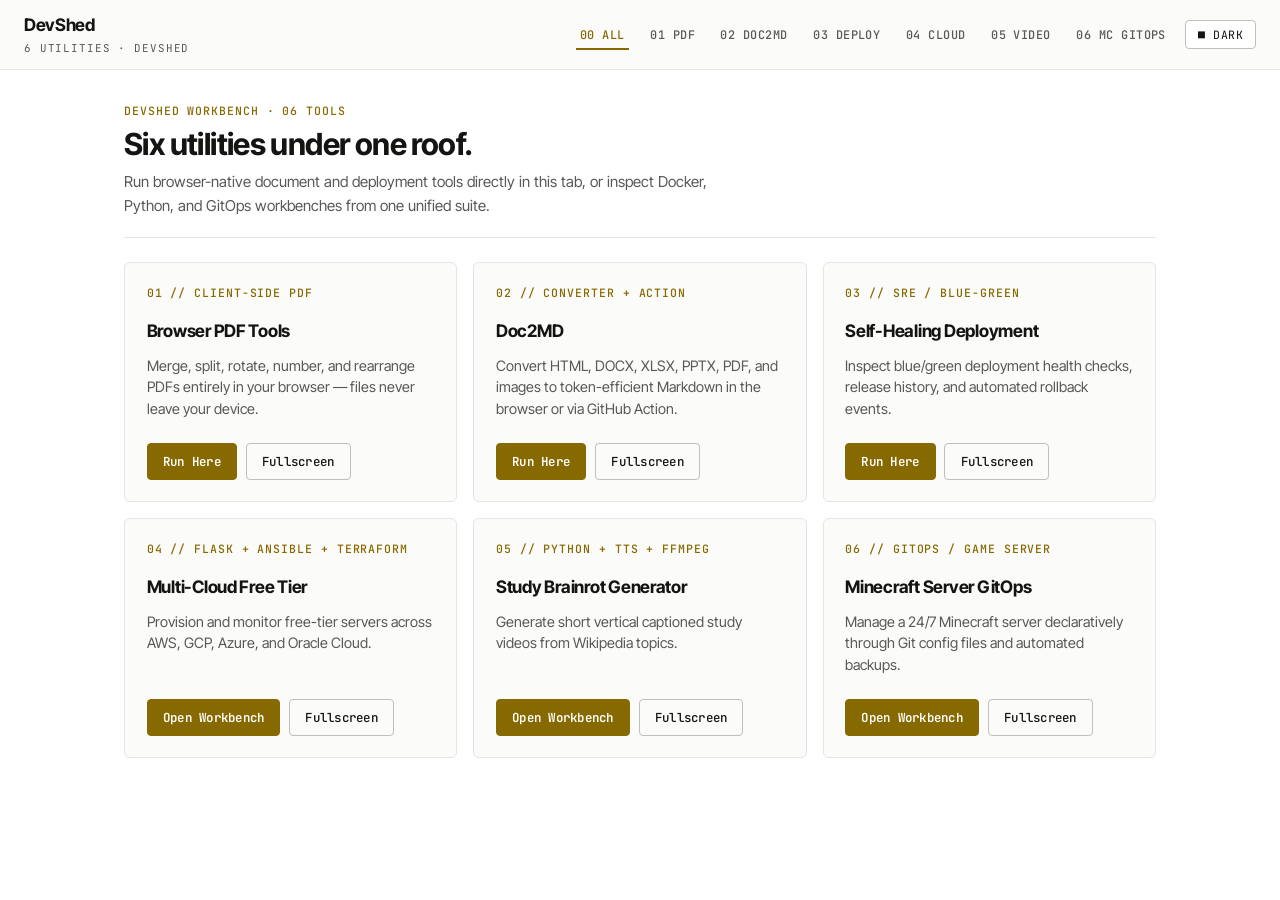
<file: index.html>
<!DOCTYPE html>
<html lang="en">
<head>
  <meta charset="UTF-8" />
  <meta name="viewport" content="width=device-width, initial-scale=1.0" />
  <meta name="color-scheme" content="light dark" />
  <script>try{document.querySelector('meta[name="color-scheme"]').content=localStorage.getItem("devshed-color-scheme")??"light dark";}catch(e){}</script>
  <title>DevShed — 6-in-1 Developer &amp; Ops Workbench</title>
  <link rel="icon" href="data:image/svg+xml,%3Csvg xmlns='http://www.w3.org/2000/svg' viewBox='0 0 100 100'%3E%3Ctext y='.9em' font-size='90'%3E%F0%9F%A7%B0%3C/text%3E%3C/svg%3E" />
  <link rel="stylesheet" href="./shared/devshed-theme.css" />
  <script src="./shared/devshed-theme.js"></script>
  <style>
    html, body { height: 100%; }
    body {
      min-height: 100dvh;
      display: flex;
      flex-direction: column;
    }

    .shell-header {
      padding: 0.75rem 1.5rem;
      border-bottom: 1px solid var(--c-rule);
      background: var(--c-panel);
      display: flex;
      align-items: center;
      justify-content: space-between;
      gap: 1rem;
      flex-shrink: 0;
    }

    .brand {
      display: flex;
      flex-direction: column;
      gap: 0.1rem;
      flex-shrink: 0;
    }
    .brand h1 {
      margin: 0;
      font-size: 1.08rem;
      font-weight: 700;
      letter-spacing: -0.02em;
    }
    .brand span {
      font-family: var(--font-mono);
      font-size: 0.68rem;
      letter-spacing: 0.08em;
      text-transform: uppercase;
      color: var(--c-mute);
    }

    .nav-controls {
      display: flex;
      align-items: center;
      gap: 0.5rem;
      min-width: 0;
      flex: 1;
      justify-content: flex-end;
    }

    .tabs {
      display: flex;
      align-items: center;
      gap: 0.15rem;
      overflow-x: auto;
      scroll-snap-type: inline proximity;
      scrollbar-width: none;
      max-width: 100%;
    }
    .tabs::-webkit-scrollbar { display: none; }

    .tab {
      position: relative;
      flex: none;
      scroll-snap-align: start;
      border: 0;
      background: transparent;
      color: var(--c-mute);
      padding: 0.48rem 0.72rem;
      cursor: pointer;
      font-family: var(--font-mono);
      font-size: 0.74rem;
      font-weight: 500;
      letter-spacing: 0.04em;
      text-transform: uppercase;
      white-space: nowrap;
      transition: color 140ms var(--ease-cx);
    }
    .tab:hover { color: var(--c-body); }
    .tab.active {
      color: var(--c-signal);
    }
    .tab.active::after {
      content: "";
      position: absolute;
      inset: auto 0.45rem 0;
      border-block-end: 2px solid var(--c-signal);
    }

    .theme-btn {
      flex-shrink: 0;
      border: 1px solid var(--c-rule-strong);
      background: var(--c-ground);
      color: var(--c-body);
      padding: 0.38rem 0.7rem;
      border-radius: var(--ds-radius-sm);
      cursor: pointer;
      font-family: var(--font-mono);
      font-size: 0.72rem;
      letter-spacing: 0.06em;
      text-transform: uppercase;
    }
    .theme-btn:hover { border-color: var(--c-body); }

    main { flex: 1; display: flex; flex-direction: column; min-height: 0; }

    .launcher-grid {
      display: grid;
      grid-template-columns: repeat(auto-fit, minmax(290px, 1fr));
      gap: 1rem;
    }

    .launcher-card {
      background: var(--c-panel);
      border: 1px solid var(--c-rule);
      border-radius: var(--ds-radius);
      padding: 1.3rem 1.35rem;
      display: flex;
      flex-direction: column;
      gap: 0.6rem;
      transition: border-color 140ms var(--ease-cx), transform 140ms var(--ease-cx);
    }
    .launcher-card:hover {
      border-color: var(--c-signal);
      transform: translateY(-1px);
    }
    .launcher-card h3 {
      margin: 0;
      font-size: 1.08rem;
      font-weight: 700;
      letter-spacing: -0.015em;
    }
    .launcher-card p.desc {
      margin: 0;
      color: var(--c-mute);
      font-size: 0.9rem;
      line-height: 1.5;
      flex: 1;
    }

    #workspace {
      display: none;
      flex: 1;
      flex-direction: column;
      min-height: 0;
    }
    #workspace.open { display: flex; }

    .workspace-bar {
      padding: 0.45rem 1.5rem;
      border-bottom: 1px solid var(--c-rule);
      display: flex;
      justify-content: space-between;
      align-items: center;
      gap: 0.75rem;
      background: var(--c-ground);
      flex-shrink: 0;
    }
    .workspace-bar span {
      font-family: var(--font-mono);
      font-size: 0.75rem;
      letter-spacing: 0.04em;
      text-transform: uppercase;
      color: var(--c-mute);
    }
    .workspace-bar .ds-btn { padding: 0.32rem 0.7rem; font-size: 0.72rem; }

    iframe {
      flex: 1;
      width: 100%;
      min-height: 0;
      border: 0;
      background: var(--c-ground);
    }

    @media (max-width: 720px) {
      .shell-header { flex-wrap: wrap; padding: 0.65rem 1rem; }
      .nav-controls { width: 100%; justify-content: space-between; }
      .workspace-bar { padding: 0.45rem 1rem; }
    }
  </style>
</head>
<body>
  <header class="shell-header">
    <div class="brand">
      <h1>DevShed</h1>
      <span>6 utilities · devshed</span>
    </div>
    <div class="nav-controls">
      <nav class="tabs" aria-label="DevShed tool navigation">
        <button type="button" class="tab active" data-tool="home" aria-current="page">00 All</button>
        <button type="button" class="tab" data-tool="pdf">01 PDF</button>
        <button type="button" class="tab" data-tool="doc2md">02 Doc2MD</button>
        <button type="button" class="tab" data-tool="deploy">03 Deploy</button>
        <button type="button" class="tab" data-tool="multicloud">04 Cloud</button>
        <button type="button" class="tab" data-tool="brainrot">05 Video</button>
        <button type="button" class="tab" data-tool="minecraft">06 MC GitOps</button>
      </nav>
      <button id="theme-toggle" class="theme-btn" type="button" aria-label="Toggle color theme">
        <span class="theme-opt-light">&#9632; Dark</span>
        <span class="theme-opt-dark">&#9633; Light</span>
      </button>
    </div>
  </header>

  <main>
    <section id="launcher" class="ds-page">
      <div class="ds-hero">
        <p class="ds-eyebrow">DevShed Workbench · 06 Tools</p>
        <h2 class="ds-title">Six utilities under one roof.</h2>
        <p class="ds-lede">Run browser-native document and deployment tools directly in this tab, or inspect Docker, Python, and GitOps workbenches from one unified suite.</p>
      </div>

      <div class="launcher-grid">
        <article class="launcher-card">
          <p class="ds-eyebrow">01 // Client-Side PDF</p>
          <h3>Browser PDF Tools</h3>
          <p class="desc">Merge, split, rotate, number, and rearrange PDFs entirely in your browser — files never leave your device.</p>
          <div class="ds-actions">
            <button type="button" class="ds-btn ds-btn-primary" data-launch="pdf">Run Here</button>
            <a class="ds-btn" href="./browser-pdf-tools/">Fullscreen</a>
          </div>
        </article>

        <article class="launcher-card">
          <p class="ds-eyebrow">02 // Converter + Action</p>
          <h3>Doc2MD</h3>
          <p class="desc">Convert HTML, DOCX, XLSX, PPTX, PDF, and images to token-efficient Markdown in the browser or via GitHub Action.</p>
          <div class="ds-actions">
            <button type="button" class="ds-btn ds-btn-primary" data-launch="doc2md">Run Here</button>
            <a class="ds-btn" href="./doc2md-action/site/">Fullscreen</a>
          </div>
        </article>

        <article class="launcher-card">
          <p class="ds-eyebrow">03 // SRE / Blue-Green</p>
          <h3>Self-Healing Deployment</h3>
          <p class="desc">Inspect blue/green deployment health checks, release history, and automated rollback events.</p>
          <div class="ds-actions">
            <button type="button" class="ds-btn ds-btn-primary" data-launch="deploy">Run Here</button>
            <a class="ds-btn" href="./self-healing-deployment/dashboard/">Fullscreen</a>
          </div>
        </article>

        <article class="launcher-card">
          <p class="ds-eyebrow">04 // Flask + Ansible + Terraform</p>
          <h3>Multi-Cloud Free Tier</h3>
          <p class="desc">Provision and monitor free-tier servers across AWS, GCP, Azure, and Oracle Cloud.</p>
          <div class="ds-actions">
            <button type="button" class="ds-btn ds-btn-primary" data-launch="multicloud">Open Workbench</button>
            <a class="ds-btn" href="./panels/multicloud.html">Fullscreen</a>
          </div>
        </article>

        <article class="launcher-card">
          <p class="ds-eyebrow">05 // Python + TTS + FFmpeg</p>
          <h3>Study Brainrot Generator</h3>
          <p class="desc">Generate short vertical captioned study videos from Wikipedia topics.</p>
          <div class="ds-actions">
            <button type="button" class="ds-btn ds-btn-primary" data-launch="brainrot">Open Workbench</button>
            <a class="ds-btn" href="./panels/brainrot.html">Fullscreen</a>
          </div>
        </article>

        <article class="launcher-card">
          <p class="ds-eyebrow">06 // GitOps / Game Server</p>
          <h3>Minecraft Server GitOps</h3>
          <p class="desc">Manage a 24/7 Minecraft server declaratively through Git config files and automated backups.</p>
          <div class="ds-actions">
            <button type="button" class="ds-btn ds-btn-primary" data-launch="minecraft">Open Workbench</button>
            <a class="ds-btn" href="./panels/minecraft.html">Fullscreen</a>
          </div>
        </article>
      </div>
    </section>

    <section id="workspace" aria-live="polite">
      <div class="workspace-bar">
        <span id="active-label">Running tool</span>
        <a id="fullscreen-link" class="ds-btn" href="./" target="_blank" rel="noopener">Open Fullscreen ↗</a>
      </div>
      <iframe id="tool-frame" title="Active DevShed Tool"></iframe>
    </section>
  </main>

  <script>
    const TOOLS = {
      pdf: { label: "01 // Browser PDF Tools", path: "./browser-pdf-tools/" },
      doc2md: { label: "02 // Doc2MD Converter", path: "./doc2md-action/site/" },
      deploy: { label: "03 // Self-Healing Deployment Dashboard", path: "./self-healing-deployment/dashboard/" },
      multicloud: { label: "04 // Multi-Cloud Free Tier Workbench", path: "./panels/multicloud.html" },
      brainrot: { label: "05 // Study Brainrot Generator Workbench", path: "./panels/brainrot.html" },
      minecraft: { label: "06 // Minecraft Server GitOps Workbench", path: "./panels/minecraft.html" }
    };

    const launcher = document.getElementById("launcher");
    const workspace = document.getElementById("workspace");
    const frame = document.getElementById("tool-frame");
    const activeLabel = document.getElementById("active-label");
    const fullscreenLink = document.getElementById("fullscreen-link");
    const tabs = document.querySelectorAll(".tab");

    document.getElementById("theme-toggle").addEventListener("click", () => {
      if (window.DevShedTheme) window.DevShedTheme.toggleTheme();
    });

    frame.addEventListener("load", () => {
      if (frame.contentWindow && window.DevShedTheme) {
        frame.contentWindow.postMessage({ type: "devshed-color-scheme", content: window.DevShedTheme.readStored() }, "*");
      }
    });

    function selectTool(key) {
      tabs.forEach(t => {
        const active = t.dataset.tool === key;
        t.classList.toggle("active", active);
        if (active) t.setAttribute("aria-current", "page");
        else t.removeAttribute("aria-current");
        if (active) t.scrollIntoView({ block: "nearest", inline: "nearest" });
      });
      if (key === "home" || !TOOLS[key]) {
        workspace.classList.remove("open");
        launcher.style.display = "block";
        frame.src = "about:blank";
        history.replaceState(null, "", "#");
        return;
      }
      const tool = TOOLS[key];
      launcher.style.display = "none";
      workspace.classList.add("open");
      activeLabel.textContent = tool.label;
      fullscreenLink.href = tool.path;
      frame.src = tool.path;
      history.replaceState(null, "", "#" + key);
    }

    tabs.forEach(t => t.addEventListener("click", () => selectTool(t.dataset.tool)));
    document.querySelectorAll("[data-launch]").forEach(b => b.addEventListener("click", () => selectTool(b.dataset.launch)));

    const initial = location.hash.replace("#", "");
    if (TOOLS[initial]) selectTool(initial);
  </script>
</body>
</html>
</file>
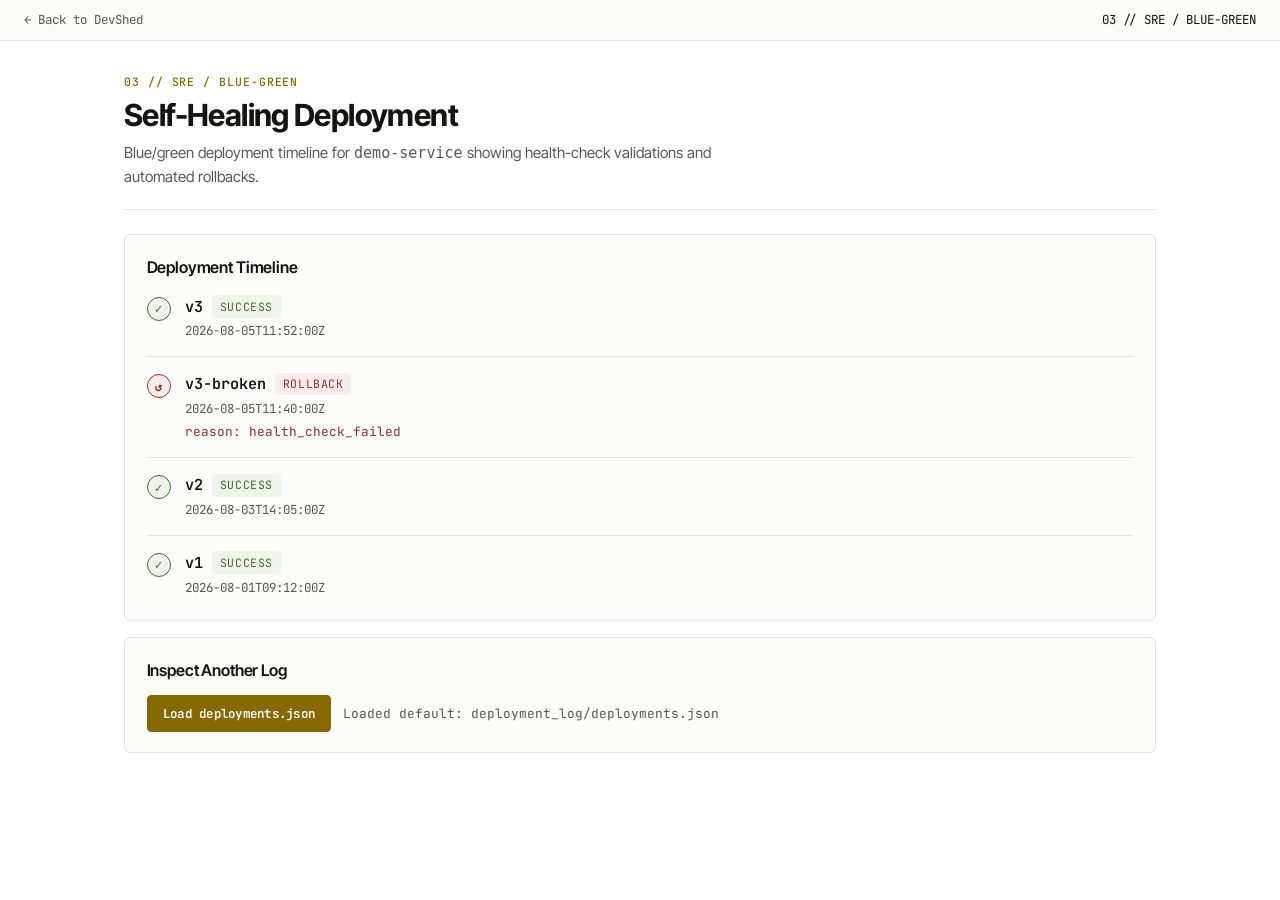
<file: self-healing-deployment/dashboard/index.html>
<!DOCTYPE html>
<html lang="en">
<head>
<meta charset="UTF-8" />
<meta name="viewport" content="width=device-width, initial-scale=1.0" />
<meta name="color-scheme" content="light dark" />
<script>try{document.querySelector('meta[name="color-scheme"]').content=localStorage.getItem("devshed-color-scheme")??"light dark";}catch(e){}</script>
<meta name="description" content="Deployment history and health status dashboard for demo-service self-healing pipeline." />
<title>Deployment History — DevShed</title>
<link rel="icon" href="data:," />
<link rel="stylesheet" href="../../shared/devshed-theme.css" />
<script src="../../shared/devshed-theme.js"></script>
<style>
  .event {
    display: flex;
    gap: 0.9rem;
    padding: 0.95rem 0;
    border-top: 1px solid var(--c-rule);
    align-items: flex-start;
  }
  .event:first-child { border-top: 0; padding-top: 0.2rem; }
  .event:last-child { padding-bottom: 0.2rem; }
  .status-icon {
    width: 24px;
    height: 24px;
    border-radius: 50%;
    display: inline-flex;
    align-items: center;
    justify-content: center;
    font-family: var(--font-mono);
    font-size: 0.78rem;
    font-weight: 700;
    flex-shrink: 0;
    margin-top: 2px;
  }
  .success .status-icon { background: var(--c-probe-wash); color: var(--c-probe); border: 1px solid var(--c-probe); }
  .rollback .status-icon, .failed .status-icon { background: var(--c-alarm-wash); color: var(--c-alarm); border: 1px solid var(--c-alarm); }
  .head-row { display: flex; align-items: center; gap: 0.55rem; flex-wrap: wrap; }
  .version { font-weight: 600; font-family: var(--font-mono); font-size: 0.95rem; }
  .badge {
    font-family: var(--font-mono);
    font-size: 0.72rem;
    text-transform: uppercase;
    letter-spacing: 0.05em;
    padding: 0.15rem 0.5rem;
    border-radius: var(--ds-radius-sm);
  }
  .success .badge { background: var(--c-probe-wash); color: var(--c-probe); }
  .rollback .badge, .failed .badge { background: var(--c-alarm-wash); color: var(--c-alarm); }
  .meta { font-family: var(--font-mono); font-size: 0.78rem; color: var(--c-mute); margin-top: 0.2rem; }
  .reason { font-family: var(--font-mono); color: var(--c-alarm); font-size: 0.8rem; margin-top: 0.25rem; }
  #empty { color: var(--c-mute); padding: 0.5rem 0; }
  .upload-row { display: flex; align-items: center; gap: 0.75rem; flex-wrap: wrap; margin-top: 0.5rem; }
  .file-name { font-family: var(--font-mono); font-size: 0.8rem; color: var(--c-mute); }
  .visually-hidden { position: absolute; width: 1px; height: 1px; padding: 0; margin: -1px; overflow: hidden; clip: rect(0,0,0,0); border: 0; }
</style>
</head>
<body>
<div class="ds-standalone-bar ds-standalone-only">
  <a href="../../#deploy">&larr; Back to DevShed</a>
  <span>03 // SRE / BLUE-GREEN</span>
</div>

<main class="ds-page">
  <div class="ds-hero">
    <p class="ds-eyebrow">03 // SRE / Blue-Green</p>
    <h1 class="ds-title">Self-Healing Deployment</h1>
    <p class="ds-lede">Blue/green deployment timeline for <code>demo-service</code> showing health-check validations and automated rollbacks.</p>
  </div>

  <section class="ds-card">
    <h2>Deployment Timeline</h2>
    <div id="events"></div>
    <div id="empty" style="display:none;">No <code>deployment_log/deployments.json</code> loaded yet — run a deploy or chaos test, then load a log file below.</div>
  </section>

  <section class="ds-card">
    <h2>Inspect Another Log</h2>
    <div class="upload-row">
      <label for="fileInput" class="ds-btn ds-btn-primary">Load deployments.json</label>
      <input type="file" id="fileInput" class="visually-hidden" accept="application/json" />
      <span id="fileName" class="file-name">Loaded default: deployment_log/deployments.json</span>
    </div>
  </section>
</main>

<script>
const ICONS = { success: "✓", rollback: "↺", failed: "✕" };

function render(events) {
  const container = document.getElementById("events");
  const empty = document.getElementById("empty");
  container.innerHTML = "";
  if (!events || events.length === 0) {
    empty.style.display = "block";
    return;
  }
  empty.style.display = "none";
  events.slice().reverse().forEach(e => {
    const status = e.status || "unknown";
    const div = document.createElement("div");
    div.className = "event " + status;

    const icon = document.createElement("div");
    icon.className = "status-icon";
    icon.setAttribute("aria-hidden", "true");
    icon.textContent = ICONS[status] || "•";

    const body = document.createElement("div");
    const head = document.createElement("div");
    head.className = "head-row";

    const version = document.createElement("span");
    version.className = "version";
    version.textContent = e.version || "(unknown)";

    const badge = document.createElement("span");
    badge.className = "badge";
    badge.textContent = status;
    head.append(version, badge);

    const meta = document.createElement("div");
    meta.className = "meta";
    meta.textContent = e.timestamp || "";

    body.append(head, meta);

    if (e.reason) {
      const reason = document.createElement("div");
      reason.className = "reason";
      reason.textContent = "reason: " + e.reason;
      body.appendChild(reason);
    }

    div.append(icon, body);
    container.appendChild(div);
  });
}

fetch("../deployment_log/deployments.json")
  .then(r => r.ok ? r.json() : Promise.reject())
  .then(render)
  .catch(() => render([]));

document.getElementById("fileInput").addEventListener("change", (ev) => {
  const file = ev.target.files[0];
  if (!file) return;
  document.getElementById("fileName").textContent = "Loaded: " + file.name;
  const reader = new FileReader();
  reader.onload = () => {
    try {
      render(JSON.parse(reader.result));
    } catch (err) {
      render([]);
      document.getElementById("empty").textContent =
        "Could not parse that file as JSON: " + err.message;
    }
  };
  reader.readAsText(file);
});
</script>
</body>
</html>
</file>
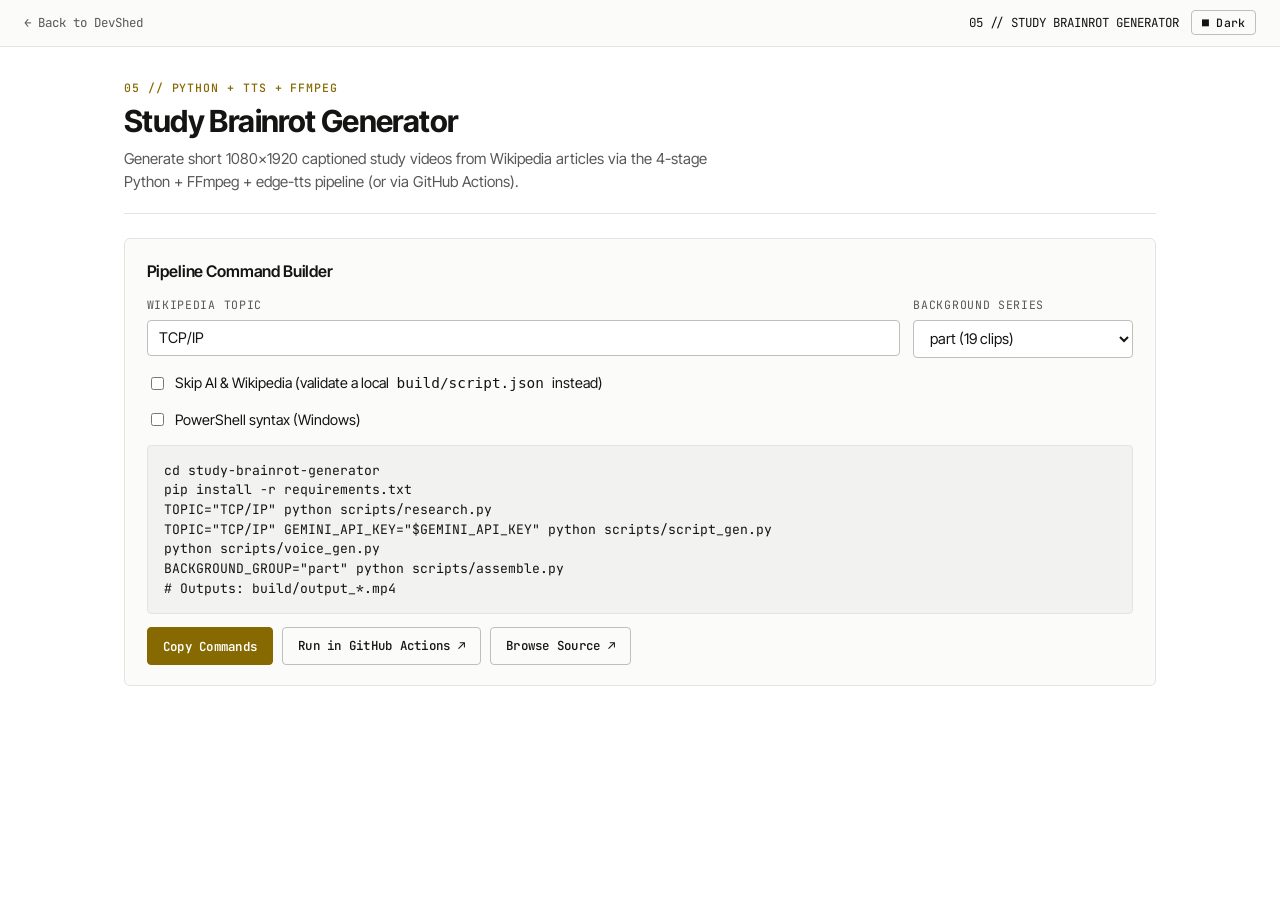
<file: panels/brainrot.html>
<!DOCTYPE html>
<html lang="en">
<head>
  <meta charset="UTF-8" />
  <meta name="viewport" content="width=device-width, initial-scale=1.0" />
  <meta name="color-scheme" content="light dark" />
  <script>try{document.querySelector('meta[name="color-scheme"]').content=localStorage.getItem("devshed-color-scheme")??"light dark";}catch(e){}</script>
  <title>Study Brainrot Generator — DevShed</title>
  <link rel="icon" href="data:," />
  <link rel="stylesheet" href="../shared/devshed-theme.css" />
  <script src="../shared/devshed-theme.js"></script>
  <style>
    .form-grid {
      display: grid;
      grid-template-columns: 1fr 220px;
      gap: 0.85rem;
      margin-bottom: 0.85rem;
    }
    @media (max-width: 600px) { .form-grid { grid-template-columns: 1fr; } }
    .check-row {
      display: flex;
      align-items: center;
      gap: 0.5rem;
      font-size: 0.9rem;
      color: var(--c-body);
      margin-bottom: 0.9rem;
      cursor: pointer;
    }
  </style>
</head>
<body>
  <div class="ds-standalone-bar ds-standalone-only">
    <a href="../#brainrot">&larr; Back to DevShed</a>
    <div style="display:flex;align-items:center;gap:0.75rem">
      <span>05 // STUDY BRAINROT GENERATOR</span>
      <button id="theme-toggle" class="ds-btn" type="button" aria-label="Toggle color theme" style="padding:0.25rem 0.6rem;font-size:0.72rem">
        <span class="theme-opt-light">&#9632; Dark</span>
        <span class="theme-opt-dark">&#9633; Light</span>
      </button>
    </div>
  </div>

  <main class="ds-page">
    <div class="ds-hero">
      <p class="ds-eyebrow">05 // Python + TTS + FFmpeg</p>
      <h1 class="ds-title">Study Brainrot Generator</h1>
      <p class="ds-lede">Generate short 1080×1920 captioned study videos from Wikipedia articles via the 4-stage Python + FFmpeg + edge-tts pipeline (or via GitHub Actions).</p>
    </div>

    <section class="ds-card">
      <h2>Pipeline Command Builder</h2>
      <div class="form-grid">
        <div>
          <label class="ds-label" for="topic">Wikipedia Topic</label>
          <input id="topic" class="ds-input" type="text" value="TCP/IP" placeholder="Enter any topic..." />
        </div>
        <div>
          <label class="ds-label" for="bg">Background Series</label>
          <select id="bg" class="ds-select">
            <option value="part" selected>part (19 clips)</option>
            <option value="partty">partty (8 clips)</option>
            <option value="1">1 (standalone)</option>
            <option value="2">2 (standalone)</option>
            <option value="5">5 (standalone)</option>
            <option value="6">6 (standalone)</option>
          </select>
        </div>
      </div>

      <label class="check-row">
        <input id="manual" type="checkbox" />
        Skip AI &amp; Wikipedia (validate a local <code>build/script.json</code> instead)
      </label>
      <label class="check-row">
        <input id="pwsh" type="checkbox" />
        PowerShell syntax (Windows)
      </label>

      <pre id="cmd" class="ds-pre"></pre>

      <div class="ds-actions">
        <button id="copy-btn" class="ds-btn ds-btn-primary" type="button">Copy Commands</button>
        <a class="ds-btn" href="https://github.com/Srinivasan-78/devshed/actions/workflows/generate-study-video.yml" target="_blank" rel="noopener">Run in GitHub Actions ↗</a>
        <a class="ds-btn" href="https://github.com/Srinivasan-78/devshed/tree/main/study-brainrot-generator" target="_blank" rel="noopener">Browse Source ↗</a>
      </div>
    </section>
  </main>

  <script>
    document.getElementById("theme-toggle")?.addEventListener("click", () => {
      if (window.DevShedTheme) window.DevShedTheme.toggleTheme();
    });
    const topic = document.getElementById("topic");
    const bg = document.getElementById("bg");
    const manual = document.getElementById("manual");
    const pwsh = document.getElementById("pwsh");
    const cmd = document.getElementById("cmd");
    const copyBtn = document.getElementById("copy-btn");

    function update() {
      const t = (topic.value || "TCP/IP").replace(/\\/g, "\\\\").replace(/"/g, '\\"');
      const g = bg.value;
      const lines = [
        "cd study-brainrot-generator",
        "pip install -r requirements.txt",
      ];
      if (pwsh.checked) {
        lines.push(`$env:TOPIC = "${t}"`);
        if (manual.checked) {
          lines.push("python scripts/script_gen.py --check");
        } else {
          lines.push("python scripts/research.py");
          lines.push("python scripts/script_gen.py");
        }
        lines.push("python scripts/voice_gen.py");
        lines.push(`$env:BACKGROUND_GROUP = "${g}"; python scripts/assemble.py`);
      } else {
        if (manual.checked) {
          lines.push(`TOPIC="${t}" python scripts/script_gen.py --check`);
        } else {
          lines.push(`TOPIC="${t}" python scripts/research.py`);
          lines.push(`TOPIC="${t}" GEMINI_API_KEY="$GEMINI_API_KEY" python scripts/script_gen.py`);
        }
        lines.push("python scripts/voice_gen.py");
        lines.push(`BACKGROUND_GROUP="${g}" python scripts/assemble.py`);
      }
      lines.push("# Outputs: build/output_*.mp4");
      cmd.textContent = lines.join("\n");
    }

    topic.addEventListener("input", update);
    bg.addEventListener("change", update);
    manual.addEventListener("change", update);
    pwsh.addEventListener("change", update);
    update();

    copyBtn.addEventListener("click", async () => {
      try {
        await navigator.clipboard.writeText(cmd.textContent);
        copyBtn.textContent = "Copied!";
        setTimeout(() => (copyBtn.textContent = "Copy Commands"), 1500);
      } catch (e) {}
    });
  </script>
</body>
</html>
</file>
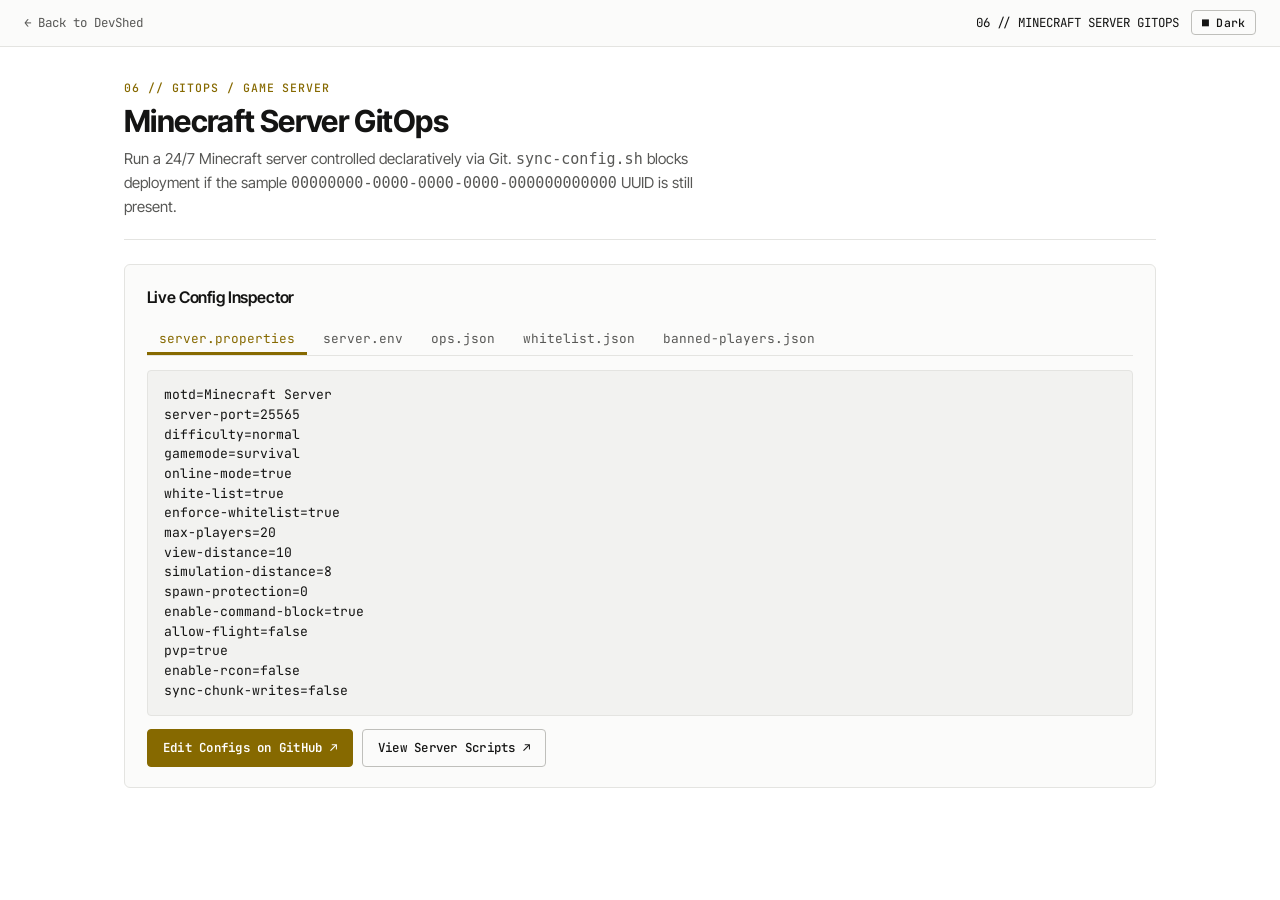
<file: panels/minecraft.html>
<!DOCTYPE html>
<html lang="en">
<head>
  <meta charset="UTF-8" />
  <meta name="viewport" content="width=device-width, initial-scale=1.0" />
  <meta name="color-scheme" content="light dark" />
  <script>try{document.querySelector('meta[name="color-scheme"]').content=localStorage.getItem("devshed-color-scheme")??"light dark";}catch(e){}</script>
  <title>Minecraft Server GitOps — DevShed</title>
  <link rel="icon" href="data:," />
  <link rel="stylesheet" href="../shared/devshed-theme.css" />
  <script src="../shared/devshed-theme.js"></script>
  <style>
    .file-tabs {
      display: flex;
      gap: 0.25rem;
      overflow-x: auto;
      border-bottom: 1px solid var(--c-rule);
      margin-bottom: 0.9rem;
      scrollbar-width: none;
    }
    .file-tabs::-webkit-scrollbar { display: none; }
    .ftab {
      position: relative;
      flex: none;
      border: 0;
      background: transparent;
      color: var(--c-mute);
      padding: 0.5rem 0.75rem;
      cursor: pointer;
      font-family: var(--font-mono);
      font-size: 0.8rem;
      white-space: nowrap;
    }
    .ftab:hover { color: var(--c-body); }
    .ftab[aria-selected="true"] {
      color: var(--c-signal);
    }
    .ftab[aria-selected="true"]::after {
      content: "";
      position: absolute;
      inset: auto 0 0;
      border-block-end: 3px solid var(--c-signal);
    }
    #props { max-height: 360px; }
  </style>
</head>
<body>
  <div class="ds-standalone-bar ds-standalone-only">
    <a href="../#minecraft">&larr; Back to DevShed</a>
    <div style="display:flex;align-items:center;gap:0.75rem">
      <span>06 // MINECRAFT SERVER GITOPS</span>
      <button id="theme-toggle" class="ds-btn" type="button" aria-label="Toggle color theme" style="padding:0.25rem 0.6rem;font-size:0.72rem">
        <span class="theme-opt-light">&#9632; Dark</span>
        <span class="theme-opt-dark">&#9633; Light</span>
      </button>
    </div>
  </div>

  <main class="ds-page">
    <div class="ds-hero">
      <p class="ds-eyebrow">06 // GitOps / Game Server</p>
      <h1 class="ds-title">Minecraft Server GitOps</h1>
      <p class="ds-lede">Run a 24/7 Minecraft server controlled declaratively via Git. <code>sync-config.sh</code> blocks deployment if the sample <code>00000000-0000-0000-0000-000000000000</code> UUID is still present.</p>
    </div>

    <section class="ds-card">
      <h2>Live Config Inspector</h2>
      <div class="file-tabs" role="tablist" aria-label="Minecraft configuration files">
        <button type="button" role="tab" class="ftab" data-file="server.properties" aria-selected="true" tabindex="0">server.properties</button>
        <button type="button" role="tab" class="ftab" data-file="server.env" aria-selected="false" tabindex="-1">server.env</button>
        <button type="button" role="tab" class="ftab" data-file="ops.json" aria-selected="false" tabindex="-1">ops.json</button>
        <button type="button" role="tab" class="ftab" data-file="whitelist.json" aria-selected="false" tabindex="-1">whitelist.json</button>
        <button type="button" role="tab" class="ftab" data-file="banned-players.json" aria-selected="false" tabindex="-1">banned-players.json</button>
      </div>
      <div role="tabpanel" id="config-panel" aria-label="Selected configuration file" tabindex="0">
        <p id="uuid-warn" style="display:none;margin:0 0 0.6rem;color:var(--c-alarm);font-family:var(--font-mono);font-size:0.8rem">⚠ Placeholder UUID 00000000-0000-0000-0000-000000000000 detected — sync-config.sh will block deploy until replaced.</p>
        <pre id="props" class="ds-pre">Loading server.properties...</pre>
      </div>
      <div class="ds-actions">
        <a class="ds-btn ds-btn-primary" href="https://github.com/Srinivasan-78/devshed/tree/main/minecraft-server-gitops/config" target="_blank" rel="noopener">Edit Configs on GitHub ↗</a>
        <a class="ds-btn" href="https://github.com/Srinivasan-78/devshed/tree/main/minecraft-server-gitops/scripts" target="_blank" rel="noopener">View Server Scripts ↗</a>
      </div>
    </section>
  </main>

  <script>
    document.getElementById("theme-toggle")?.addEventListener("click", () => {
      if (window.DevShedTheme) window.DevShedTheme.toggleTheme();
    });
    const propsEl = document.getElementById("props");
    const uuidWarn = document.getElementById("uuid-warn");
    const tablist = document.querySelector('[role="tablist"]');
    const tabs = Array.from(document.querySelectorAll('[role="tab"]'));

    async function loadConfig(filename) {
      tabs.forEach(t => {
        const selected = t.dataset.file === filename;
        t.setAttribute("aria-selected", String(selected));
        t.tabIndex = selected ? 0 : -1;
      });
      propsEl.textContent = `Loading ${filename}...`;
      uuidWarn.style.display = "none";
      try {
        const res = await fetch(`../minecraft-server-gitops/config/${filename}`);
        if (!res.ok) throw new Error(`HTTP ${res.status}`);
        const text = await res.text();
        propsEl.textContent = text;
        if (text.includes("00000000-0000-0000-0000-000000000000")) {
          uuidWarn.style.display = "block";
        }
      } catch (err) {
        propsEl.textContent = `Unable to load config/${filename} (${err.message}).`;
      }
    }

    tabs.forEach(t => t.addEventListener("click", () => loadConfig(t.dataset.file)));
    tablist.addEventListener("keydown", (e) => {
      const idx = tabs.indexOf(document.activeElement);
      if (idx === -1) return;
      let next = null;
      if (e.key === "ArrowRight") next = tabs[(idx + 1) % tabs.length];
      else if (e.key === "ArrowLeft") next = tabs[(idx - 1 + tabs.length) % tabs.length];
      else if (e.key === "Home") next = tabs[0];
      else if (e.key === "End") next = tabs[tabs.length - 1];
      if (next) {
        e.preventDefault();
        next.focus();
        loadConfig(next.dataset.file);
      }
    });

    loadConfig("server.properties");
  </script>
</body>
</html>
</file>
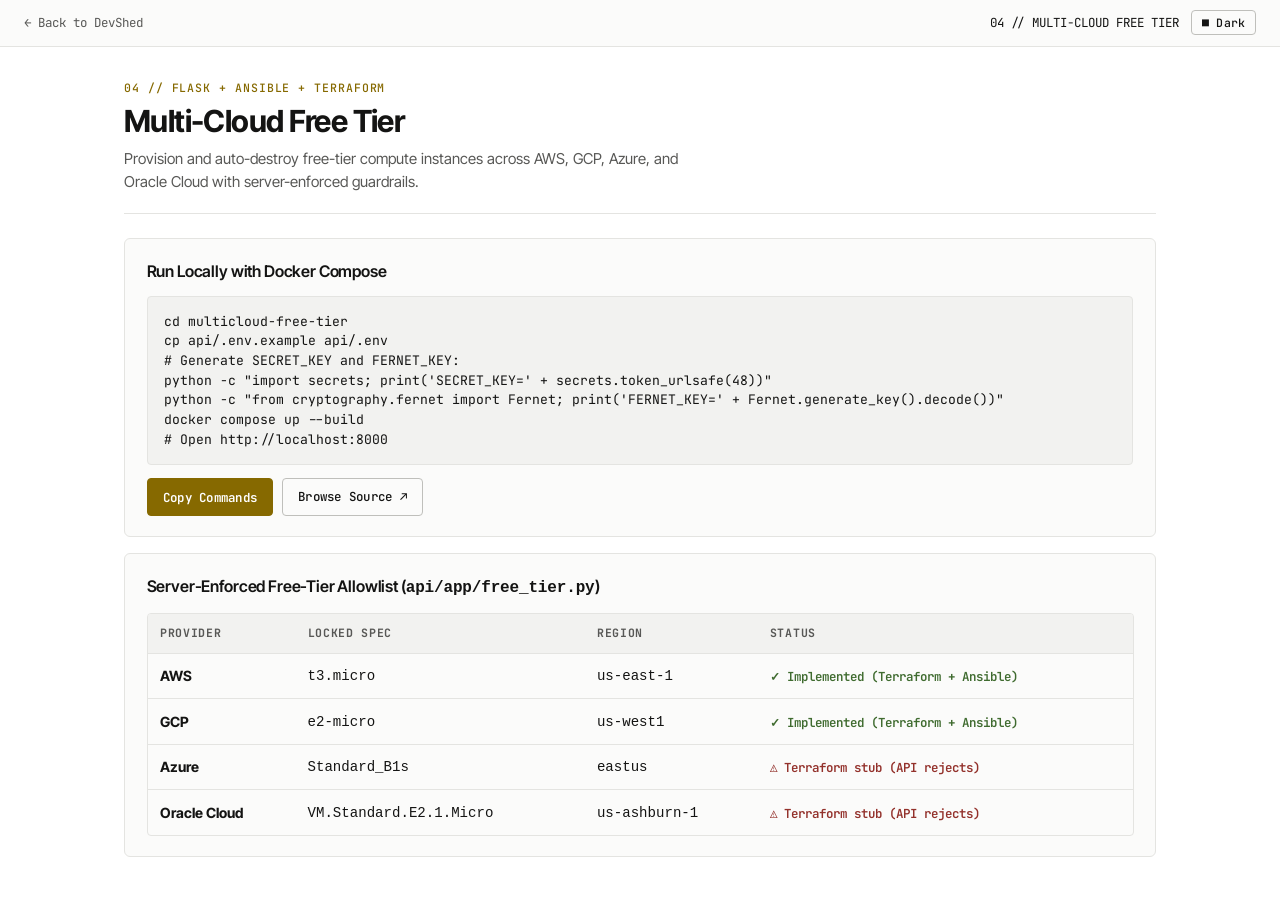
<file: panels/multicloud.html>
<!DOCTYPE html>
<html lang="en">
<head>
  <meta charset="UTF-8" />
  <meta name="viewport" content="width=device-width, initial-scale=1.0" />
  <meta name="color-scheme" content="light dark" />
  <script>try{document.querySelector('meta[name="color-scheme"]').content=localStorage.getItem("devshed-color-scheme")??"light dark";}catch(e){}</script>
  <title>Multi-Cloud Free Tier — DevShed</title>
  <link rel="icon" href="data:," />
  <link rel="stylesheet" href="../shared/devshed-theme.css" />
  <script src="../shared/devshed-theme.js"></script>
  <style>
    .stub { color: var(--c-alarm); font-family: var(--font-mono); font-size: 0.78rem; font-weight: 600; }
    .impl { color: var(--c-probe); font-family: var(--font-mono); font-size: 0.78rem; font-weight: 600; }
    @container (width < 560px) {
      table, thead, tbody, tr, th, td { display: block; }
      thead { display: none; }
      tbody tr { border-bottom: 1px solid var(--c-rule); padding: 0.5rem 0; }
      tbody th, tbody td { border-bottom: 0; padding: 0.25rem 0.75rem; }
      tbody th { font-family: var(--font-mono); color: var(--c-signal); }
    }
  </style>
</head>
<body>
  <div class="ds-standalone-bar ds-standalone-only">
    <a href="../#multicloud">&larr; Back to DevShed</a>
    <div style="display:flex;align-items:center;gap:0.75rem">
      <span>04 // MULTI-CLOUD FREE TIER</span>
      <button id="theme-toggle" class="ds-btn" type="button" aria-label="Toggle color theme" style="padding:0.25rem 0.6rem;font-size:0.72rem">
        <span class="theme-opt-light">&#9632; Dark</span>
        <span class="theme-opt-dark">&#9633; Light</span>
      </button>
    </div>
  </div>

  <main class="ds-page">
    <div class="ds-hero">
      <p class="ds-eyebrow">04 // Flask + Ansible + Terraform</p>
      <h1 class="ds-title">Multi-Cloud Free Tier</h1>
      <p class="ds-lede">Provision and auto-destroy free-tier compute instances across AWS, GCP, Azure, and Oracle Cloud with server-enforced guardrails.</p>
    </div>

    <section class="ds-card">
      <h2>Run Locally with Docker Compose</h2>
      <pre id="compose-cmd" class="ds-pre">cd multicloud-free-tier
cp api/.env.example api/.env
# Generate SECRET_KEY and FERNET_KEY:
python -c "import secrets; print('SECRET_KEY=' + secrets.token_urlsafe(48))"
python -c "from cryptography.fernet import Fernet; print('FERNET_KEY=' + Fernet.generate_key().decode())"
docker compose up --build
# Open http://localhost:8000</pre>
      <div class="ds-actions">
        <button id="copy-btn" class="ds-btn ds-btn-primary" type="button">Copy Commands</button>
        <a class="ds-btn" href="https://github.com/Srinivasan-78/devshed/tree/main/multicloud-free-tier" target="_blank" rel="noopener">Browse Source ↗</a>
      </div>
    </section>

    <section class="ds-card">
      <h2>Server-Enforced Free-Tier Allowlist (<code>api/app/free_tier.py</code>)</h2>
      <div class="table-wrapper" tabindex="0" role="region" aria-label="Supported free-tier cloud specs">
        <table>
          <thead>
            <tr><th>Provider</th><th>Locked Spec</th><th>Region</th><th>Status</th></tr>
          </thead>
          <tbody>
            <tr><th scope="row">AWS</th><td><code>t3.micro</code></td><td><code>us-east-1</code></td><td><span class="impl">✓ Implemented (Terraform + Ansible)</span></td></tr>
            <tr><th scope="row">GCP</th><td><code>e2-micro</code></td><td><code>us-west1</code></td><td><span class="impl">✓ Implemented (Terraform + Ansible)</span></td></tr>
            <tr><th scope="row">Azure</th><td><code>Standard_B1s</code></td><td><code>eastus</code></td><td><span class="stub">⚠ Terraform stub (API rejects)</span></td></tr>
            <tr><th scope="row">Oracle Cloud</th><td><code>VM.Standard.E2.1.Micro</code></td><td><code>us-ashburn-1</code></td><td><span class="stub">⚠ Terraform stub (API rejects)</span></td></tr>
          </tbody>
        </table>
      </div>
    </section>
  </main>

  <script>
    document.getElementById("theme-toggle")?.addEventListener("click", () => {
      if (window.DevShedTheme) window.DevShedTheme.toggleTheme();
    });
    const copyBtn = document.getElementById("copy-btn");
    copyBtn.addEventListener("click", async () => {
      const text = document.getElementById("compose-cmd").textContent;
      try {
        await navigator.clipboard.writeText(text);
        copyBtn.textContent = "Copied!";
        setTimeout(() => (copyBtn.textContent = "Copy Commands"), 1500);
      } catch (e) {}
    });
  </script>
</body>
</html>
</file>
<file: shared/devshed-theme.css>
/* ==========================================================================
   DevShed Unified Design System
   Shared across index.html, all 3 browser tools, and all 3 workbenches.
   ========================================================================== */

@import url("https://fonts.googleapis.com/css2?family=Inter+Tight:wght@400;500;600;700&family=JetBrains+Mono:wght@400;500;600&display=swap");

:root {
  color-scheme: light dark;

  --font-sans: "Inter Tight", "Inter", ui-sans-serif, system-ui, -apple-system, sans-serif;
  --font-mono: "JetBrains Mono", ui-monospace, "SFMono-Regular", Menlo, Consolas, monospace;

  --c-ground-light: #ffffff;
  --c-panel-light: #fbfbfa;
  --c-panel-2-light: #f2f2f0;
  --c-rule-light: #e4e4e1;
  --c-rule-strong-light: #bfbfbb;
  --c-body-light: #141413;
  --c-mute-light: #585856;
  --c-signal-light: #866900;
  --c-signal-ink-light: #ffffff;
  --c-signal-wash-light: #faf6e8;
  --c-probe-light: #3f6b2f;
  --c-probe-wash-light: #edf5eb;
  --c-alarm-light: #93312b;
  --c-alarm-wash-light: #faecea;

  --c-ground-dark: #0b0b0b;
  --c-panel-dark: #131313;
  --c-panel-2-dark: #1b1b1b;
  --c-rule-dark: #272726;
  --c-rule-strong-dark: #3d3d3b;
  --c-body-dark: #d8d8d4;
  --c-mute-dark: #8f8f8a;
  --c-signal-dark: #f5c518;
  --c-signal-ink-dark: #0b0b0b;
  --c-signal-wash-dark: #19150a;
  --c-probe-dark: #8cc98a;
  --c-probe-wash-dark: #132313;
  --c-alarm-dark: #e0756c;
  --c-alarm-wash-dark: #2a1413;

  --c-ground: var(--c-ground-light);
  --c-panel: var(--c-panel-light);
  --c-panel-2: var(--c-panel-2-light);
  --c-rule: var(--c-rule-light);
  --c-rule-strong: var(--c-rule-strong-light);
  --c-body: var(--c-body-light);
  --c-mute: var(--c-mute-light);
  --c-signal: var(--c-signal-light);
  --c-signal-ink: var(--c-signal-ink-light);
  --c-signal-wash: var(--c-signal-wash-light);
  --c-probe: var(--c-probe-light);
  --c-probe-wash: var(--c-probe-wash-light);
  --c-alarm: var(--c-alarm-light);
  --c-alarm-wash: var(--c-alarm-wash-light);

  --ds-radius: 6px;
  --ds-radius-sm: 4px;
  --ds-max: 1080px;
  --ease-cx: cubic-bezier(0.2, 0.6, 0.2, 1);
}

@media (prefers-color-scheme: dark) {
  :root {
    --c-ground: var(--c-ground-dark);
    --c-panel: var(--c-panel-dark);
    --c-panel-2: var(--c-panel-2-dark);
    --c-rule: var(--c-rule-dark);
    --c-rule-strong: var(--c-rule-strong-dark);
    --c-body: var(--c-body-dark);
    --c-mute: var(--c-mute-dark);
    --c-signal: var(--c-signal-dark);
    --c-signal-ink: var(--c-signal-ink-dark);
    --c-signal-wash: var(--c-signal-wash-dark);
    --c-probe: var(--c-probe-dark);
    --c-probe-wash: var(--c-probe-wash-dark);
    --c-alarm: var(--c-alarm-dark);
    --c-alarm-wash: var(--c-alarm-wash-dark);
  }
}

@supports (color: light-dark(white, black)) {
  :root {
    --c-ground: light-dark(var(--c-ground-light), var(--c-ground-dark));
    --c-panel: light-dark(var(--c-panel-light), var(--c-panel-dark));
    --c-panel-2: light-dark(var(--c-panel-2-light), var(--c-panel-2-dark));
    --c-rule: light-dark(var(--c-rule-light), var(--c-rule-dark));
    --c-rule-strong: light-dark(var(--c-rule-strong-light), var(--c-rule-strong-dark));
    --c-body: light-dark(var(--c-body-light), var(--c-body-dark));
    --c-mute: light-dark(var(--c-mute-light), var(--c-mute-dark));
    --c-signal: light-dark(var(--c-signal-light), var(--c-signal-dark));
    --c-signal-ink: light-dark(var(--c-signal-ink-light), var(--c-signal-ink-dark));
    --c-signal-wash: light-dark(var(--c-signal-wash-light), var(--c-signal-wash-dark));
    --c-probe: light-dark(var(--c-probe-light), var(--c-probe-dark));
    --c-probe-wash: light-dark(var(--c-probe-wash-light), var(--c-probe-wash-dark));
    --c-alarm: light-dark(var(--c-alarm-light), var(--c-alarm-dark));
    --c-alarm-wash: light-dark(var(--c-alarm-wash-light), var(--c-alarm-wash-dark));
  }
}

:root:has(> head > meta[name="color-scheme"][content="dark"]) {
  color-scheme: dark;
  --c-ground: var(--c-ground-dark);
  --c-panel: var(--c-panel-dark);
  --c-panel-2: var(--c-panel-2-dark);
  --c-rule: var(--c-rule-dark);
  --c-rule-strong: var(--c-rule-strong-dark);
  --c-body: var(--c-body-dark);
  --c-mute: var(--c-mute-dark);
  --c-signal: var(--c-signal-dark);
  --c-signal-ink: var(--c-signal-ink-dark);
  --c-signal-wash: var(--c-signal-wash-dark);
  --c-probe: var(--c-probe-dark);
  --c-probe-wash: var(--c-probe-wash-dark);
  --c-alarm: var(--c-alarm-dark);
  --c-alarm-wash: var(--c-alarm-wash-dark);
}

:root:has(> head > meta[name="color-scheme"][content="light"]) {
  color-scheme: light;
  --c-ground: var(--c-ground-light);
  --c-panel: var(--c-panel-light);
  --c-panel-2: var(--c-panel-2-light);
  --c-rule: var(--c-rule-light);
  --c-rule-strong: var(--c-rule-strong-light);
  --c-body: var(--c-body-light);
  --c-mute: var(--c-mute-light);
  --c-signal: var(--c-signal-light);
  --c-signal-ink: var(--c-signal-ink-light);
  --c-signal-wash: var(--c-signal-wash-light);
  --c-probe: var(--c-probe-light);
  --c-probe-wash: var(--c-probe-wash-light);
  --c-alarm: var(--c-alarm-light);
  --c-alarm-wash: var(--c-alarm-wash-light);
}

*, *::before, *::after { box-sizing: border-box; }

html {
  background: var(--c-ground);
  accent-color: var(--c-signal);
  scrollbar-color: var(--c-rule-strong) var(--c-ground);
}

body {
  margin: 0;
  background: var(--c-ground);
  color: var(--c-body);
  font-family: var(--font-sans);
  font-size: 15px;
  line-height: 1.55;
  -webkit-font-smoothing: antialiased;
}

::selection { background: var(--c-signal); color: var(--c-signal-ink); }
:focus-visible { outline: 2px solid var(--c-signal); outline-offset: 2px; border-radius: 2px; }

/* Shared page container & editorial header for every DevShed tool */
.ds-page {
  max-width: var(--ds-max);
  width: 100%;
  margin: 0 auto;
  padding: 2rem 1.5rem 3rem;
}

.ds-hero {
  margin-bottom: 1.5rem;
  padding-bottom: 1.25rem;
  border-bottom: 1px solid var(--c-rule);
}

.ds-eyebrow {
  margin: 0 0 0.45rem;
  font-family: var(--font-mono);
  font-size: 0.72rem;
  font-weight: 500;
  letter-spacing: 0.08em;
  text-transform: uppercase;
  color: var(--c-signal);
}

.ds-title {
  margin: 0;
  font-size: clamp(1.45rem, 2.6vw, 1.9rem);
  font-weight: 700;
  letter-spacing: -0.02em;
  line-height: 1.15;
  color: var(--c-body);
}

.ds-lede {
  margin: 0.5rem 0 0;
  color: var(--c-mute);
  max-width: 66ch;
  font-size: 0.94rem;
}

.ds-card {
  background: var(--c-panel);
  border: 1px solid var(--c-rule);
  border-radius: var(--ds-radius);
  padding: 1.25rem 1.35rem;
  margin-bottom: 1rem;
}

.ds-card h2, .ds-card h3 {
  margin: 0 0 0.75rem;
  font-size: 1rem;
  font-weight: 600;
  letter-spacing: -0.01em;
}

.ds-pre {
  margin: 0;
  padding: 0.9rem 1rem;
  background: var(--c-panel-2);
  border: 1px solid var(--c-rule);
  border-radius: var(--ds-radius-sm);
  font-family: var(--font-mono);
  font-size: 0.82rem;
  line-height: 1.5;
  color: var(--c-body);
  overflow: auto;
}

.ds-actions {
  display: flex;
  flex-wrap: wrap;
  gap: 0.55rem;
  margin-top: 0.85rem;
}

.ds-btn {
  display: inline-flex;
  align-items: center;
  justify-content: center;
  gap: 0.4rem;
  padding: 0.5rem 0.95rem;
  border-radius: var(--ds-radius-sm);
  border: 1px solid var(--c-rule-strong);
  background: var(--c-panel);
  color: var(--c-body);
  font-family: var(--font-mono);
  font-size: 0.78rem;
  font-weight: 500;
  letter-spacing: 0.02em;
  text-decoration: none;
  cursor: pointer;
  transition: border-color 140ms var(--ease-cx), background 140ms var(--ease-cx);
}

.ds-btn:hover { border-color: var(--c-body); background: var(--c-panel-2); }
.ds-btn:disabled { opacity: 0.45; cursor: not-allowed; }

.ds-btn-primary {
  background: var(--c-signal);
  border-color: var(--c-signal);
  color: var(--c-signal-ink);
  font-weight: 600;
}

.ds-btn-primary:hover {
  opacity: 0.9;
  background: var(--c-signal);
  border-color: var(--c-signal);
}

.ds-input, .ds-select {
  width: 100%;
  padding: 0.52rem 0.7rem;
  border-radius: var(--ds-radius-sm);
  border: 1px solid var(--c-rule-strong);
  background: var(--c-ground);
  color: var(--c-body);
  font-family: var(--font-sans);
  font-size: 0.92rem;
}

.ds-label {
  display: block;
  margin-bottom: 0.35rem;
  font-family: var(--font-mono);
  font-size: 0.72rem;
  text-transform: uppercase;
  letter-spacing: 0.06em;
  color: var(--c-mute);
}

/* Responsive data table */
.table-wrapper {
  overflow: auto;
  max-inline-size: 100%;
  container-type: inline-size;
  border: 1px solid var(--c-rule);
  border-radius: var(--ds-radius-sm);
}

.table-wrapper table {
  width: 100%;
  border-collapse: collapse;
  font-size: 0.88rem;
}

.table-wrapper th, .table-wrapper td {
  text-align: left;
  padding: 0.65rem 0.75rem;
  border-bottom: 1px solid var(--c-rule);
}

.table-wrapper thead th {
  font-family: var(--font-mono);
  font-size: 0.72rem;
  text-transform: uppercase;
  letter-spacing: 0.06em;
  color: var(--c-mute);
  background: var(--c-panel-2);
}

.table-wrapper tbody tr:last-child th,
.table-wrapper tbody tr:last-child td { border-bottom: 0; }

/* Standalone back bar hidden inside shell unless needed */
.ds-standalone-bar {
  display: flex;
  align-items: center;
  justify-content: space-between;
  padding: 0.65rem 1.5rem;
  border-bottom: 1px solid var(--c-rule);
  background: var(--c-panel);
  font-family: var(--font-mono);
  font-size: 0.78rem;
}

.ds-standalone-bar a {
  color: var(--c-mute);
  text-decoration: none;
}

.ds-standalone-bar a:hover { color: var(--c-signal); }

html.in-shell .ds-standalone-only { display: none !important; }

/* Theme toggle indicator visibility (no JS needed once meta updates) */
.theme-opt-light { display: inline-flex; align-items: center; gap: 0.4rem; }
.theme-opt-dark { display: none; align-items: center; gap: 0.4rem; }

@media (prefers-color-scheme: dark) {
  :root:not(:has(> head > meta[name="color-scheme"][content="light"])) .theme-opt-light { display: none; }
  :root:not(:has(> head > meta[name="color-scheme"][content="light"])) .theme-opt-dark { display: inline-flex; }
}
:root:has(> head > meta[name="color-scheme"][content="dark"]) .theme-opt-light { display: none; }
:root:has(> head > meta[name="color-scheme"][content="dark"]) .theme-opt-dark { display: inline-flex; }
:root:has(> head > meta[name="color-scheme"][content="light"]) .theme-opt-light { display: inline-flex; }
:root:has(> head > meta[name="color-scheme"][content="light"]) .theme-opt-dark { display: none; }

@media (forced-colors: active) {
  .ds-card, .ds-btn, .ds-pre, .table-wrapper { border: 1px solid ButtonBorder; }
  .ds-btn-primary { background: Highlight; color: HighlightText; }
}
</file>
